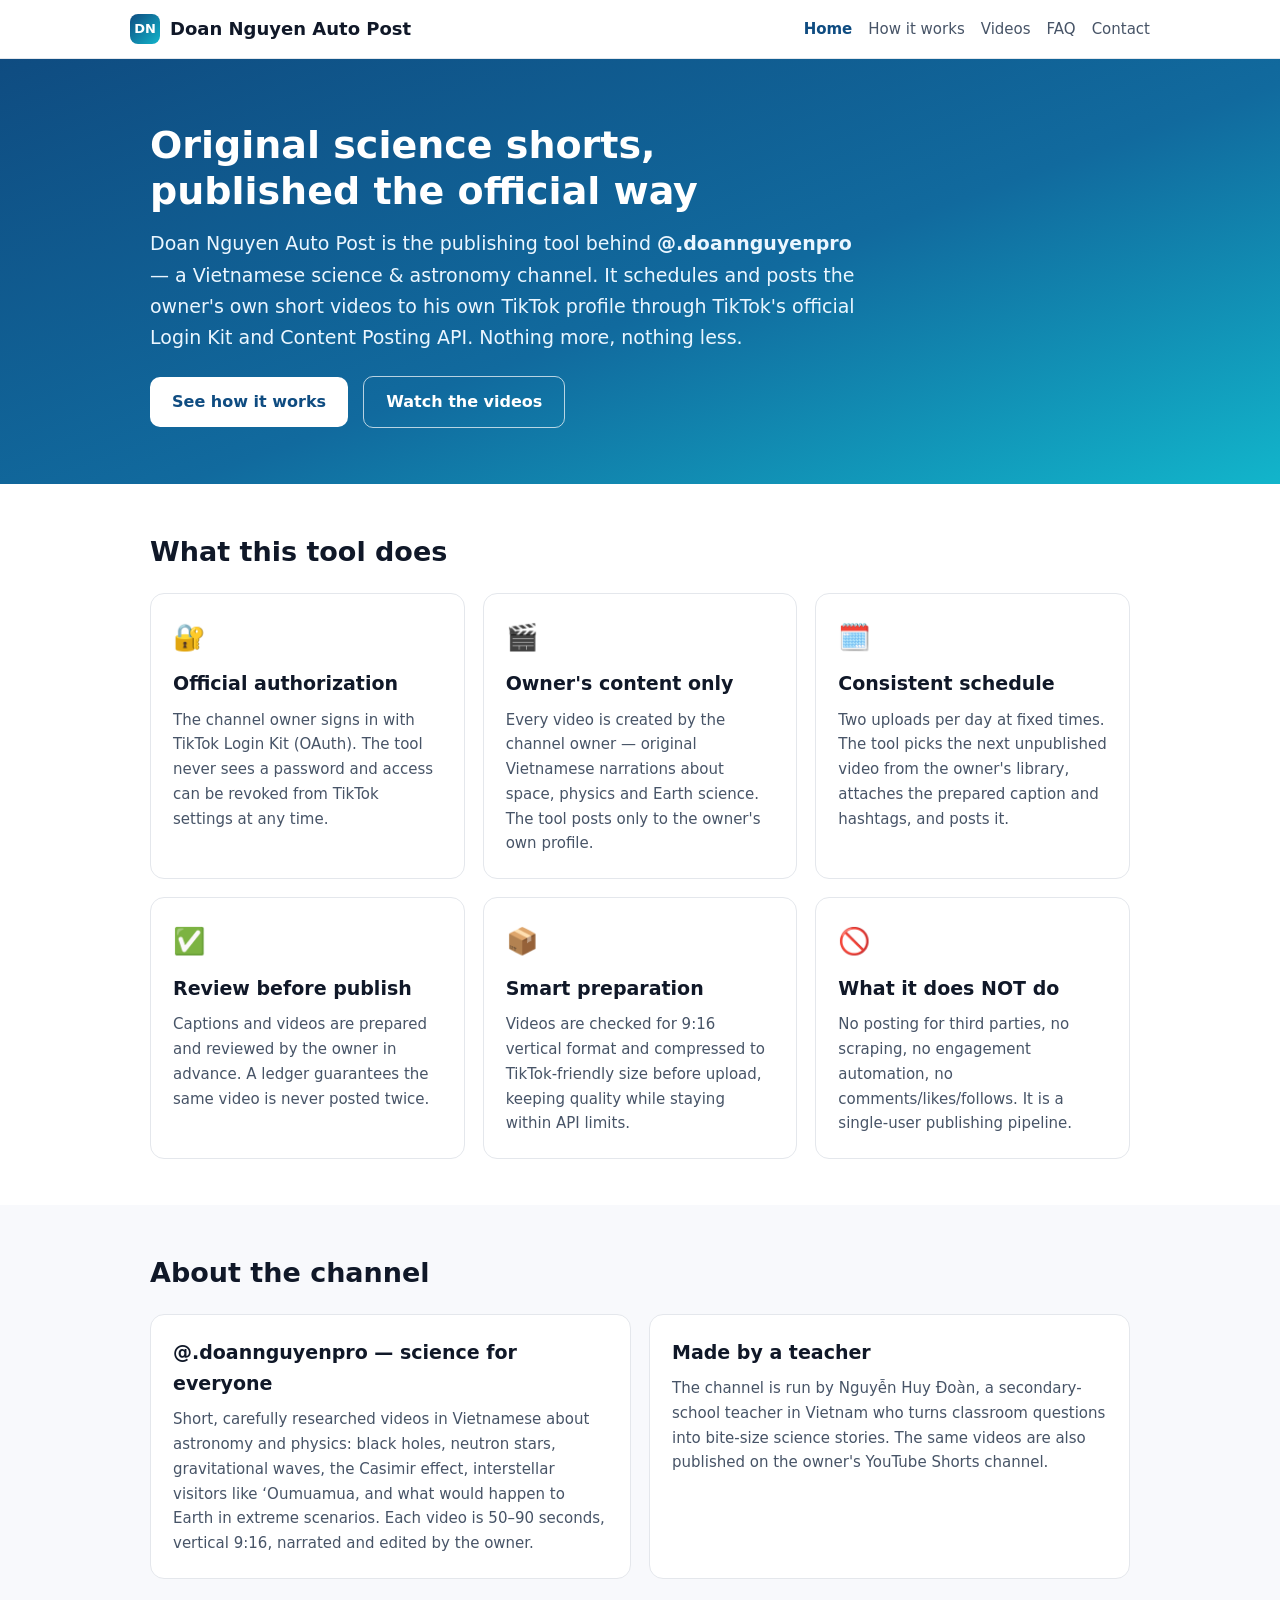
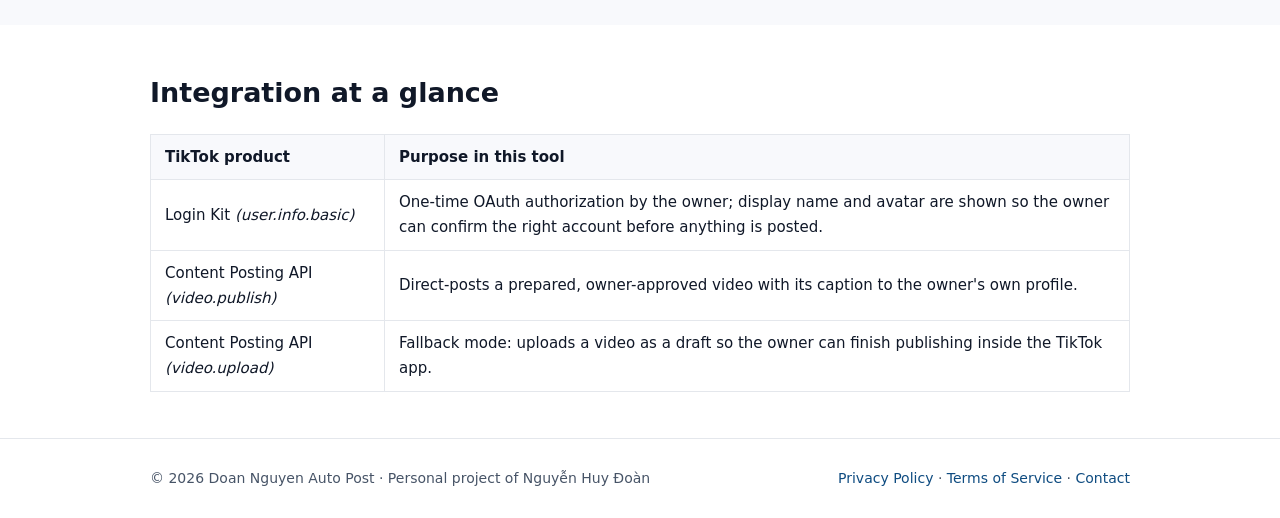
<file: index.html>
<!DOCTYPE html>
<html lang="en">
<head>
<meta charset="UTF-8">
<meta name="viewport" content="width=device-width, initial-scale=1.0">
<title>Doan Nguyen Auto Post — Publish science shorts to TikTok, safely and officially</title>
<meta name="description" content="Doan Nguyen Auto Post is a personal publishing tool that posts the owner's original science & education short videos to his TikTok channel @.doannguyenpro using TikTok's official APIs.">
<link rel="stylesheet" href="style.css">
</head>
<body>
<header><div class="wrap nav">
  <span class="logo"><span class="dot">DN</span> Doan Nguyen Auto Post</span>
  <nav>
    <a class="on" href="index.html">Home</a>
    <a href="how-it-works.html">How it works</a>
    <a href="videos.html">Videos</a>
    <a href="faq.html">FAQ</a>
    <a href="contact.html">Contact</a>
  </nav>
</div></header>

<div class="hero"><div class="wrap">
  <h1>Original science shorts,<br>published the official way</h1>
  <p>Doan Nguyen Auto Post is the publishing tool behind <strong>@.doannguyenpro</strong> — a Vietnamese science &amp; astronomy channel. It schedules and posts the owner's own short videos to his own TikTok profile through TikTok's official Login Kit and Content Posting API. Nothing more, nothing less.</p>
  <a class="btn" href="how-it-works.html">See how it works</a>
  <a class="btn ghost" href="videos.html">Watch the videos</a>
</div></div>

<section><div class="wrap">
  <h2>What this tool does</h2>
  <div class="grid g3">
    <div class="card"><div class="ic">🔐</div><h3>Official authorization</h3><p>The channel owner signs in with TikTok Login Kit (OAuth). The tool never sees a password and access can be revoked from TikTok settings at any time.</p></div>
    <div class="card"><div class="ic">🎬</div><h3>Owner's content only</h3><p>Every video is created by the channel owner — original Vietnamese narrations about space, physics and Earth science. The tool posts only to the owner's own profile.</p></div>
    <div class="card"><div class="ic">🗓️</div><h3>Consistent schedule</h3><p>Two uploads per day at fixed times. The tool picks the next unpublished video from the owner's library, attaches the prepared caption and hashtags, and posts it.</p></div>
    <div class="card"><div class="ic">✅</div><h3>Review before publish</h3><p>Captions and videos are prepared and reviewed by the owner in advance. A ledger guarantees the same video is never posted twice.</p></div>
    <div class="card"><div class="ic">📦</div><h3>Smart preparation</h3><p>Videos are checked for 9:16 vertical format and compressed to TikTok-friendly size before upload, keeping quality while staying within API limits.</p></div>
    <div class="card"><div class="ic">🚫</div><h3>What it does NOT do</h3><p>No posting for third parties, no scraping, no engagement automation, no comments/likes/follows. It is a single-user publishing pipeline.</p></div>
  </div>
</div></section>

<section class="alt"><div class="wrap">
  <h2>About the channel</h2>
  <div class="grid g2">
    <div class="card">
      <h3>@.doannguyenpro — science for everyone</h3>
      <p>Short, carefully researched videos in Vietnamese about astronomy and physics: black holes, neutron stars, gravitational waves, the Casimir effect, interstellar visitors like ʻOumuamua, and what would happen to Earth in extreme scenarios. Each video is 50–90 seconds, vertical 9:16, narrated and edited by the owner.</p>
    </div>
    <div class="card">
      <h3>Made by a teacher</h3>
      <p>The channel is run by Nguyễn Huy Đoàn, a secondary-school teacher in Vietnam who turns classroom questions into bite-size science stories. The same videos are also published on the owner's YouTube Shorts channel.</p>
    </div>
  </div>
</div></section>

<section><div class="wrap">
  <h2>Integration at a glance</h2>
  <table class="spec">
    <tr><th>TikTok product</th><th>Purpose in this tool</th></tr>
    <tr><td>Login Kit <em>(user.info.basic)</em></td><td>One-time OAuth authorization by the owner; display name and avatar are shown so the owner can confirm the right account before anything is posted.</td></tr>
    <tr><td>Content Posting API <em>(video.publish)</em></td><td>Direct-posts a prepared, owner-approved video with its caption to the owner's own profile.</td></tr>
    <tr><td>Content Posting API <em>(video.upload)</em></td><td>Fallback mode: uploads a video as a draft so the owner can finish publishing inside the TikTok app.</td></tr>
  </table>
</div></section>

<footer><div class="wrap cols">
  <span>© 2026 Doan Nguyen Auto Post · Personal project of Nguyễn Huy Đoàn</span>
  <span><a href="privacy-policy.html">Privacy Policy</a> · <a href="terms-of-service.html">Terms of Service</a> · <a href="contact.html">Contact</a></span>
</div></footer>
</body>
</html>
</file>
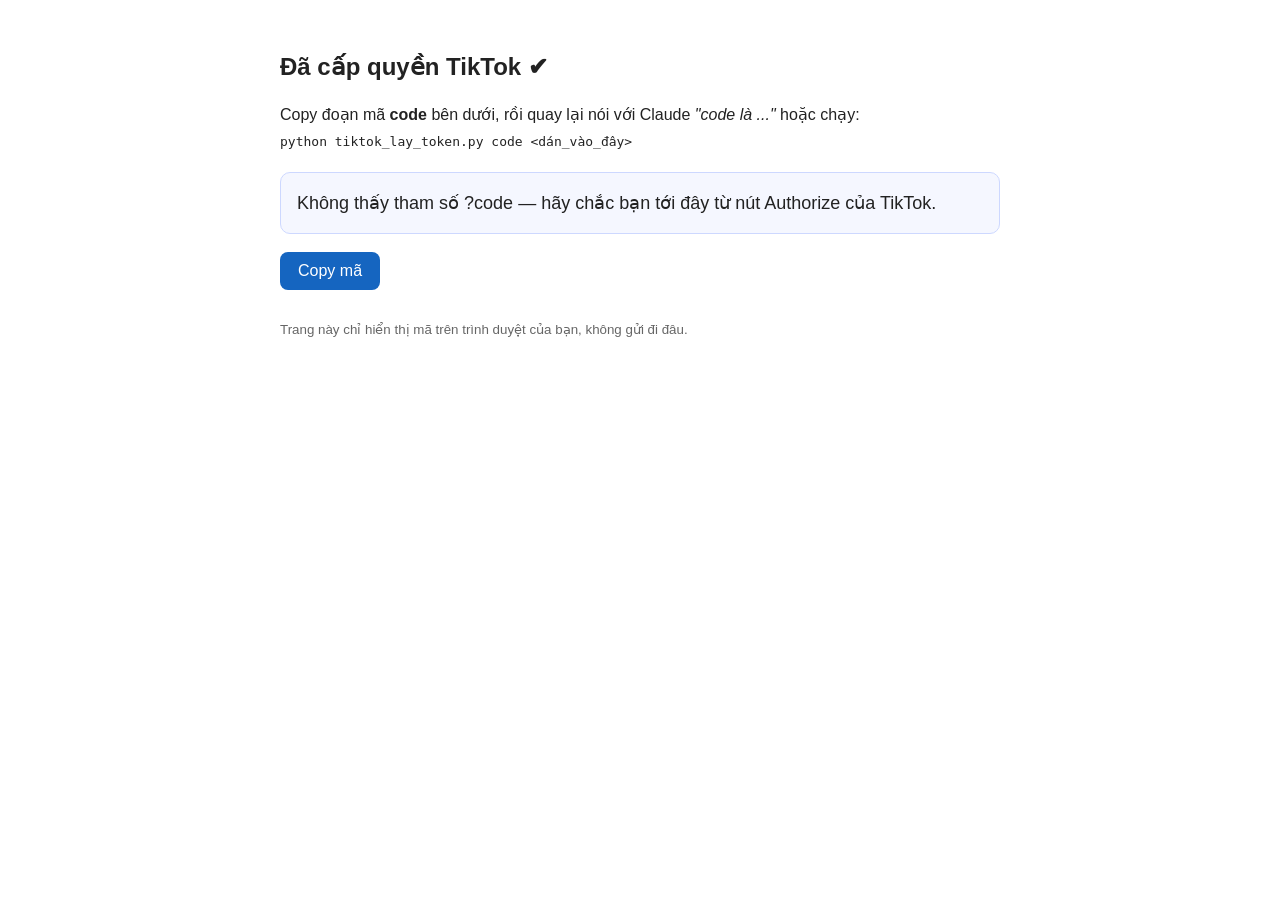
<file: callback.html>
<!DOCTYPE html>
<html lang="vi">
<head>
<meta charset="UTF-8">
<meta name="viewport" content="width=device-width, initial-scale=1.0">
<title>TikTok Auth Callback</title>
<style>
  body{font-family:Arial,Helvetica,sans-serif;max-width:720px;margin:48px auto;padding:0 18px;line-height:1.6;color:#222}
  h1{font-size:24px}
  .code{font-size:18px;word-break:break-all;background:#f5f7ff;border:1px solid #cdd8ff;border-radius:10px;padding:16px;margin:18px 0}
  button{font-size:16px;padding:10px 18px;border:0;border-radius:8px;background:#1565c0;color:#fff;cursor:pointer}
  .ok{color:#0a7d2c;font-weight:bold}
  small{color:#666}
</style>
</head>
<body>
<h1>Đã cấp quyền TikTok ✔</h1>
<p>Copy đoạn mã <strong>code</strong> bên dưới, rồi quay lại nói với Claude <em>"code là ..."</em> hoặc chạy:
<br><code>python tiktok_lay_token.py code &lt;dán_vào_đây&gt;</code></p>

<div class="code" id="code">(đang đọc mã...)</div>
<button onclick="cp()">Copy mã</button> <span id="msg"></span>

<p style="margin-top:26px"><small>Trang này chỉ hiển thị mã trên trình duyệt của bạn, không gửi đi đâu.</small></p>

<script>
  var p = new URLSearchParams(window.location.search);
  var code = p.get("code");
  var el = document.getElementById("code");
  if (code) { el.textContent = code; }
  else { el.textContent = "Không thấy tham số ?code — hãy chắc bạn tới đây từ nút Authorize của TikTok."; }
  function cp(){
    if(!code) return;
    navigator.clipboard.writeText(code).then(function(){
      document.getElementById("msg").innerHTML = '<span class="ok">Đã copy!</span>';
    });
  }
</script>
</body>
</html>
</file>
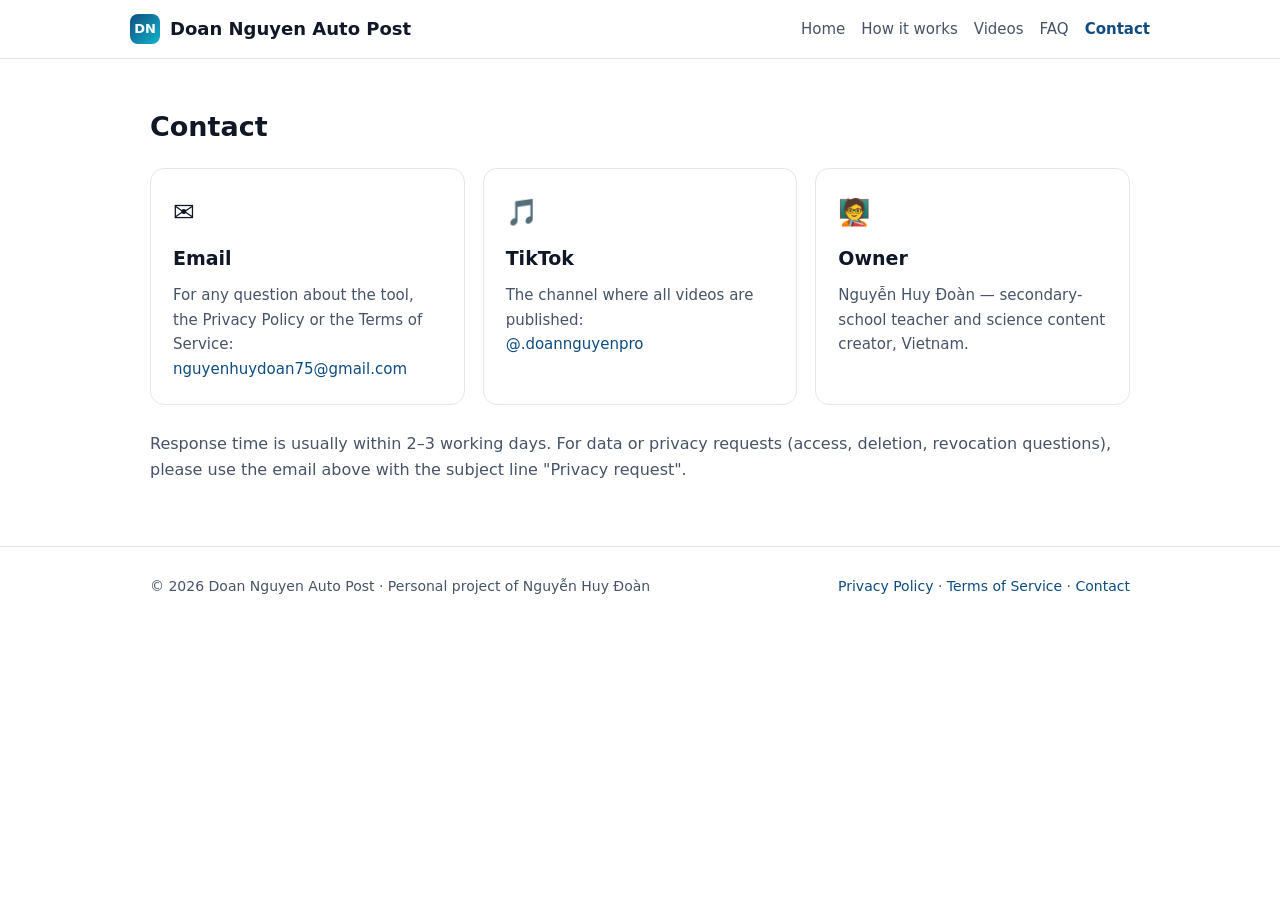
<file: contact.html>
<!DOCTYPE html>
<html lang="en">
<head>
<meta charset="UTF-8">
<meta name="viewport" content="width=device-width, initial-scale=1.0">
<title>Contact — Doan Nguyen Auto Post</title>
<meta name="description" content="Contact the owner of Doan Nguyen Auto Post and the @.doannguyenpro TikTok channel.">
<link rel="stylesheet" href="style.css">
</head>
<body>
<header><div class="wrap nav">
  <span class="logo"><span class="dot">DN</span> Doan Nguyen Auto Post</span>
  <nav>
    <a href="index.html">Home</a>
    <a href="how-it-works.html">How it works</a>
    <a href="videos.html">Videos</a>
    <a href="faq.html">FAQ</a>
    <a class="on" href="contact.html">Contact</a>
  </nav>
</div></header>

<section><div class="wrap">
  <h2>Contact</h2>
  <div class="grid g3">
    <div class="card"><div class="ic">✉️</div><h3>Email</h3><p>For any question about the tool, the Privacy Policy or the Terms of Service:<br><a href="mailto:nguyenhuydoan75@gmail.com">nguyenhuydoan75@gmail.com</a></p></div>
    <div class="card"><div class="ic">🎵</div><h3>TikTok</h3><p>The channel where all videos are published:<br><a href="https://www.tiktok.com/@.doannguyenpro" target="_blank">@.doannguyenpro</a></p></div>
    <div class="card"><div class="ic">🧑‍🏫</div><h3>Owner</h3><p>Nguyễn Huy Đoàn — secondary-school teacher and science content creator, Vietnam.</p></div>
  </div>
  <p style="margin-top:26px;color:var(--mut)">Response time is usually within 2–3 working days. For data or privacy requests (access, deletion, revocation questions), please use the email above with the subject line "Privacy request".</p>
</div></section>

<footer><div class="wrap cols">
  <span>© 2026 Doan Nguyen Auto Post · Personal project of Nguyễn Huy Đoàn</span>
  <span><a href="privacy-policy.html">Privacy Policy</a> · <a href="terms-of-service.html">Terms of Service</a> · <a href="contact.html">Contact</a></span>
</div></footer>
</body>
</html>
</file>
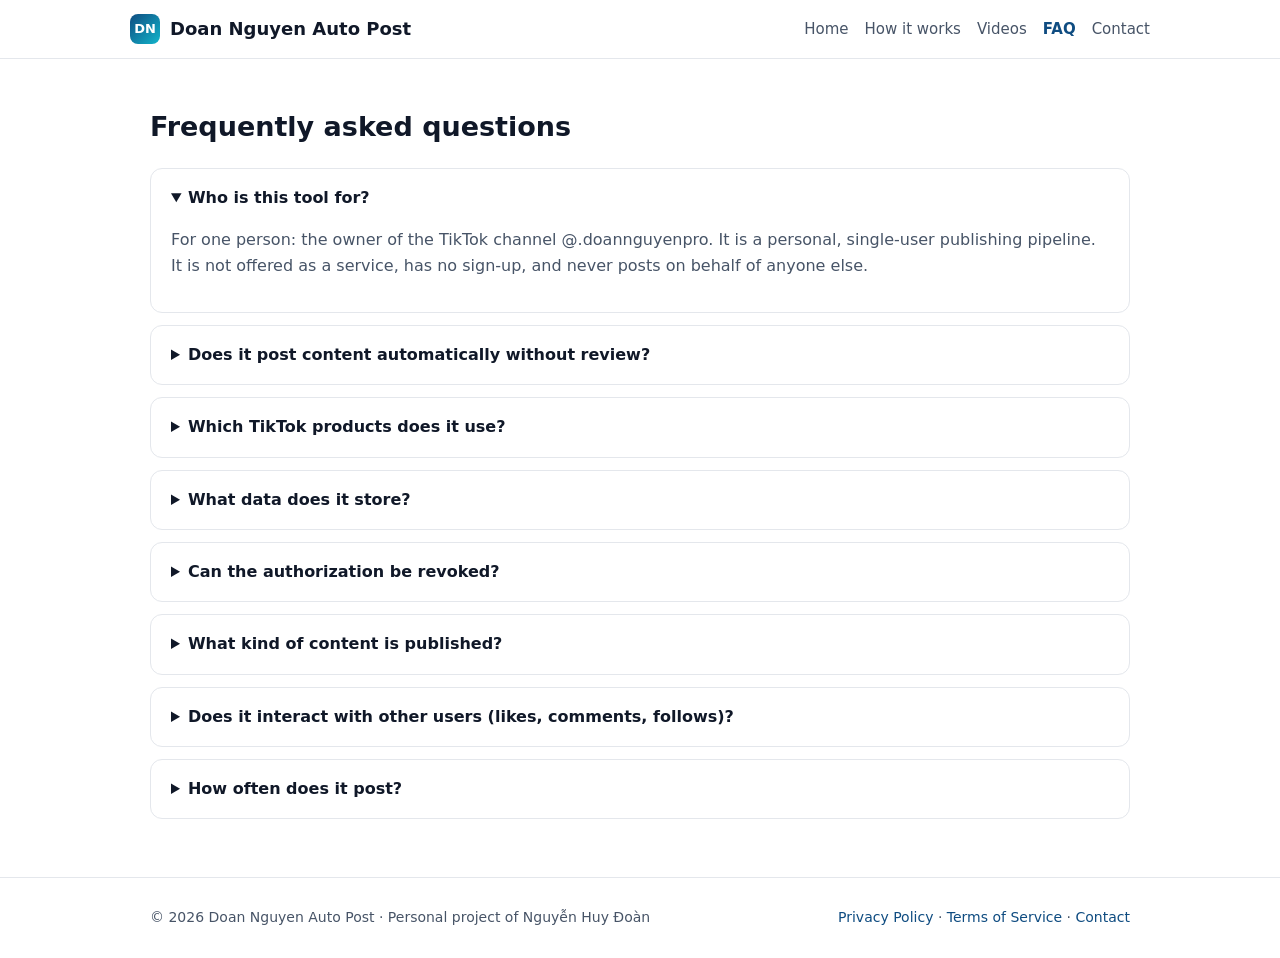
<file: faq.html>
<!DOCTYPE html>
<html lang="en">
<head>
<meta charset="UTF-8">
<meta name="viewport" content="width=device-width, initial-scale=1.0">
<title>FAQ — Doan Nguyen Auto Post</title>
<meta name="description" content="Frequently asked questions about Doan Nguyen Auto Post and the @.doannguyenpro science channel.">
<link rel="stylesheet" href="style.css">
</head>
<body>
<header><div class="wrap nav">
  <span class="logo"><span class="dot">DN</span> Doan Nguyen Auto Post</span>
  <nav>
    <a href="index.html">Home</a>
    <a href="how-it-works.html">How it works</a>
    <a href="videos.html">Videos</a>
    <a class="on" href="faq.html">FAQ</a>
    <a href="contact.html">Contact</a>
  </nav>
</div></header>

<section><div class="wrap">
  <h2>Frequently asked questions</h2>

  <details open><summary>Who is this tool for?</summary><p>For one person: the owner of the TikTok channel @.doannguyenpro. It is a personal, single-user publishing pipeline. It is not offered as a service, has no sign-up, and never posts on behalf of anyone else.</p></details>

  <details><summary>Does it post content automatically without review?</summary><p>No. Every video is recorded and edited by the owner, and every caption is prepared and reviewed by the owner before it enters the publishing queue. The automation only handles the mechanical part — encoding, uploading and publishing at scheduled times.</p></details>

  <details><summary>Which TikTok products does it use?</summary><p>Login Kit (scope <em>user.info.basic</em>) for one-time OAuth authorization, and the Content Posting API (<em>video.publish</em> for direct posting, <em>video.upload</em> for draft mode). All calls go to TikTok's official endpoints — no browser automation, no unofficial APIs.</p></details>

  <details><summary>What data does it store?</summary><p>Only the OAuth tokens and the owner's basic profile info (open id, display name, avatar), stored locally on the owner's own computer. Nothing is shared with third parties. Details are in the <a href="privacy-policy.html">Privacy Policy</a>.</p></details>

  <details><summary>Can the authorization be revoked?</summary><p>Yes, at any time from the TikTok app: Settings → Security → Apps and websites. After revocation the tool cannot access the account until the owner authorizes it again.</p></details>

  <details><summary>What kind of content is published?</summary><p>Original short science and astronomy videos in Vietnamese — topics like neutron stars, black holes, gravitational waves and Earth science. Content follows TikTok's Community Guidelines; see <a href="videos.html">Videos</a> for examples.</p></details>

  <details><summary>Does it interact with other users (likes, comments, follows)?</summary><p>No. The tool has exactly one capability: publishing the owner's own videos to the owner's own profile. It performs no engagement automation of any kind.</p></details>

  <details><summary>How often does it post?</summary><p>Twice a day at fixed times (morning and afternoon, Vietnam time), matching the channel's regular schedule. A local ledger guarantees each video is published at most once.</p></details>
</div></section>

<footer><div class="wrap cols">
  <span>© 2026 Doan Nguyen Auto Post · Personal project of Nguyễn Huy Đoàn</span>
  <span><a href="privacy-policy.html">Privacy Policy</a> · <a href="terms-of-service.html">Terms of Service</a> · <a href="contact.html">Contact</a></span>
</div></footer>
</body>
</html>
</file>
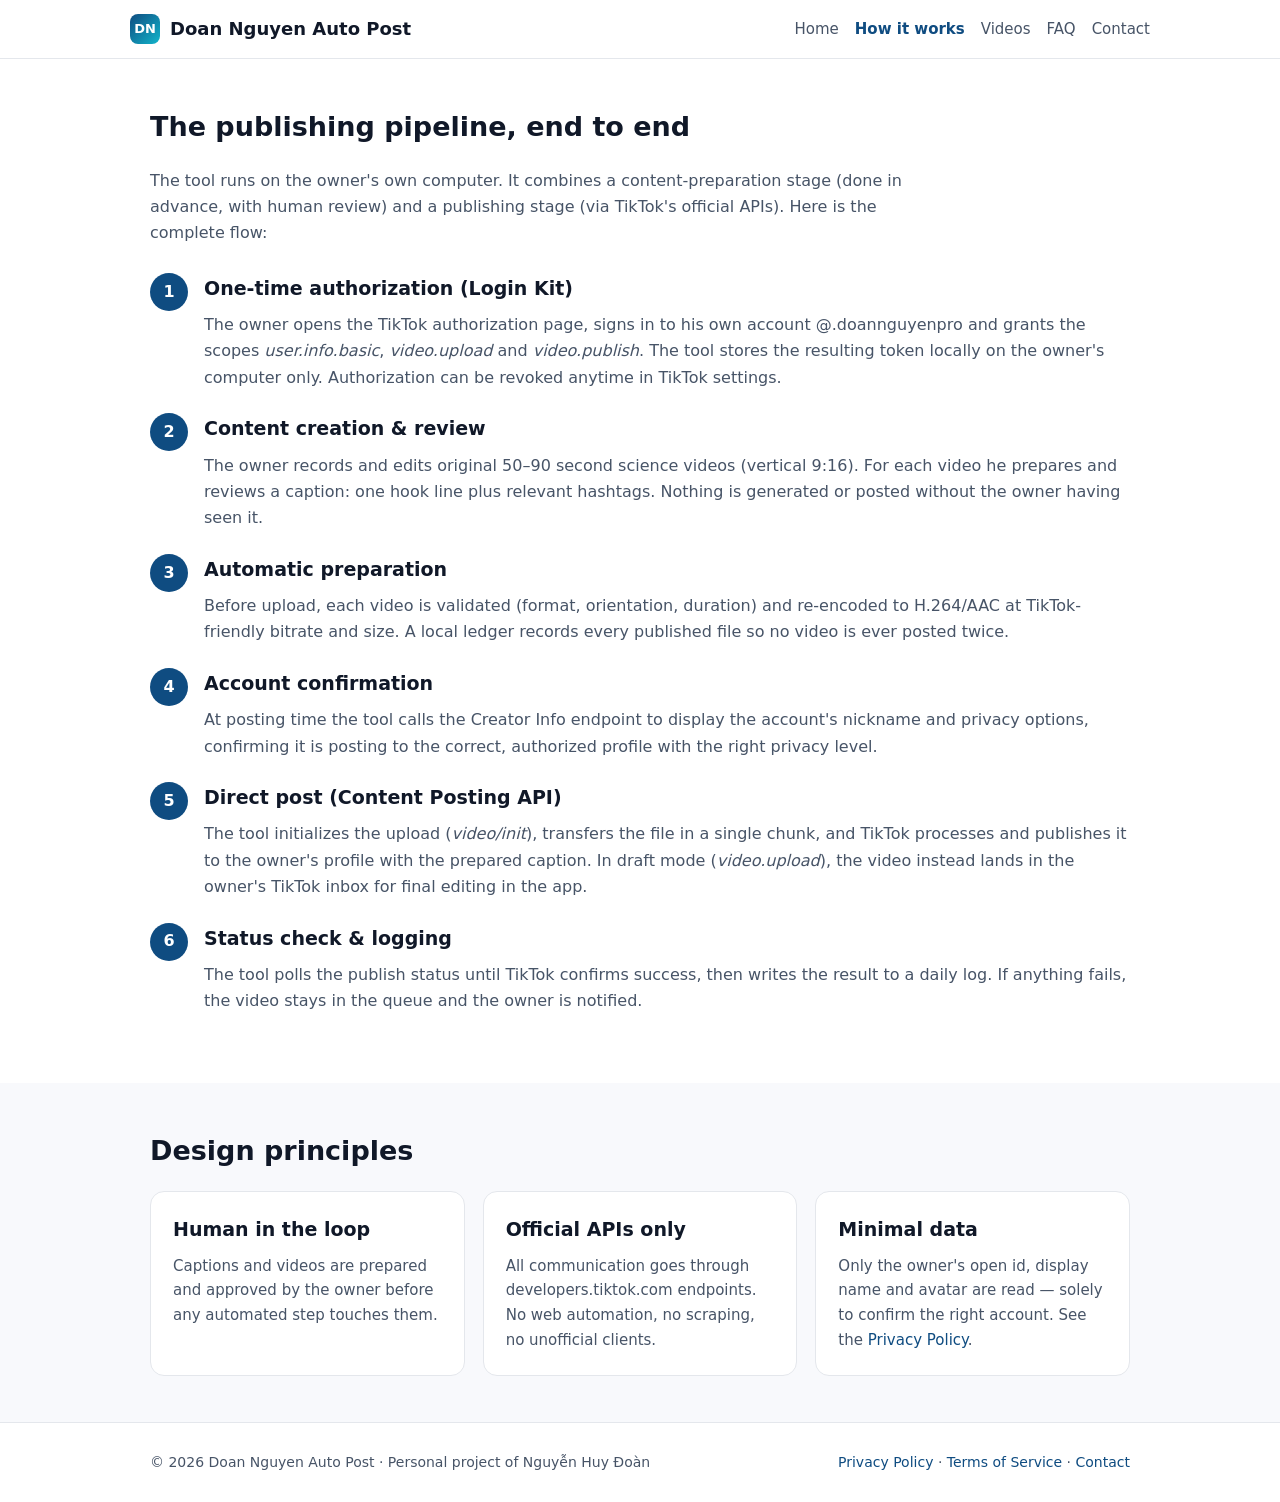
<file: how-it-works.html>
<!DOCTYPE html>
<html lang="en">
<head>
<meta charset="UTF-8">
<meta name="viewport" content="width=device-width, initial-scale=1.0">
<title>How it works — Doan Nguyen Auto Post</title>
<meta name="description" content="Step-by-step: how Doan Nguyen Auto Post prepares and publishes the owner's science videos to TikTok using Login Kit and the Content Posting API.">
<link rel="stylesheet" href="style.css">
</head>
<body>
<header><div class="wrap nav">
  <span class="logo"><span class="dot">DN</span> Doan Nguyen Auto Post</span>
  <nav>
    <a href="index.html">Home</a>
    <a class="on" href="how-it-works.html">How it works</a>
    <a href="videos.html">Videos</a>
    <a href="faq.html">FAQ</a>
    <a href="contact.html">Contact</a>
  </nav>
</div></header>

<section><div class="wrap">
  <h2>The publishing pipeline, end to end</h2>
  <p style="max-width:760px;color:var(--mut)">The tool runs on the owner's own computer. It combines a content-preparation stage (done in advance, with human review) and a publishing stage (via TikTok's official APIs). Here is the complete flow:</p>

  <div style="margin-top:26px">
    <div class="step"><div class="n">1</div><div><h3>One-time authorization (Login Kit)</h3><p>The owner opens the TikTok authorization page, signs in to his own account @.doannguyenpro and grants the scopes <em>user.info.basic</em>, <em>video.upload</em> and <em>video.publish</em>. The tool stores the resulting token locally on the owner's computer only. Authorization can be revoked anytime in TikTok settings.</p></div></div>
    <div class="step"><div class="n">2</div><div><h3>Content creation & review</h3><p>The owner records and edits original 50–90 second science videos (vertical 9:16). For each video he prepares and reviews a caption: one hook line plus relevant hashtags. Nothing is generated or posted without the owner having seen it.</p></div></div>
    <div class="step"><div class="n">3</div><div><h3>Automatic preparation</h3><p>Before upload, each video is validated (format, orientation, duration) and re-encoded to H.264/AAC at TikTok-friendly bitrate and size. A local ledger records every published file so no video is ever posted twice.</p></div></div>
    <div class="step"><div class="n">4</div><div><h3>Account confirmation</h3><p>At posting time the tool calls the Creator Info endpoint to display the account's nickname and privacy options, confirming it is posting to the correct, authorized profile with the right privacy level.</p></div></div>
    <div class="step"><div class="n">5</div><div><h3>Direct post (Content Posting API)</h3><p>The tool initializes the upload (<em>video/init</em>), transfers the file in a single chunk, and TikTok processes and publishes it to the owner's profile with the prepared caption. In draft mode (<em>video.upload</em>), the video instead lands in the owner's TikTok inbox for final editing in the app.</p></div></div>
    <div class="step"><div class="n">6</div><div><h3>Status check & logging</h3><p>The tool polls the publish status until TikTok confirms success, then writes the result to a daily log. If anything fails, the video stays in the queue and the owner is notified.</p></div></div>
  </div>
</div></section>

<section class="alt"><div class="wrap">
  <h2>Design principles</h2>
  <div class="grid g3">
    <div class="card"><h3>Human in the loop</h3><p>Captions and videos are prepared and approved by the owner before any automated step touches them.</p></div>
    <div class="card"><h3>Official APIs only</h3><p>All communication goes through developers.tiktok.com endpoints. No web automation, no scraping, no unofficial clients.</p></div>
    <div class="card"><h3>Minimal data</h3><p>Only the owner's open id, display name and avatar are read — solely to confirm the right account. See the <a href="privacy-policy.html">Privacy Policy</a>.</p></div>
  </div>
</div></section>

<footer><div class="wrap cols">
  <span>© 2026 Doan Nguyen Auto Post · Personal project of Nguyễn Huy Đoàn</span>
  <span><a href="privacy-policy.html">Privacy Policy</a> · <a href="terms-of-service.html">Terms of Service</a> · <a href="contact.html">Contact</a></span>
</div></footer>
</body>
</html>
</file>
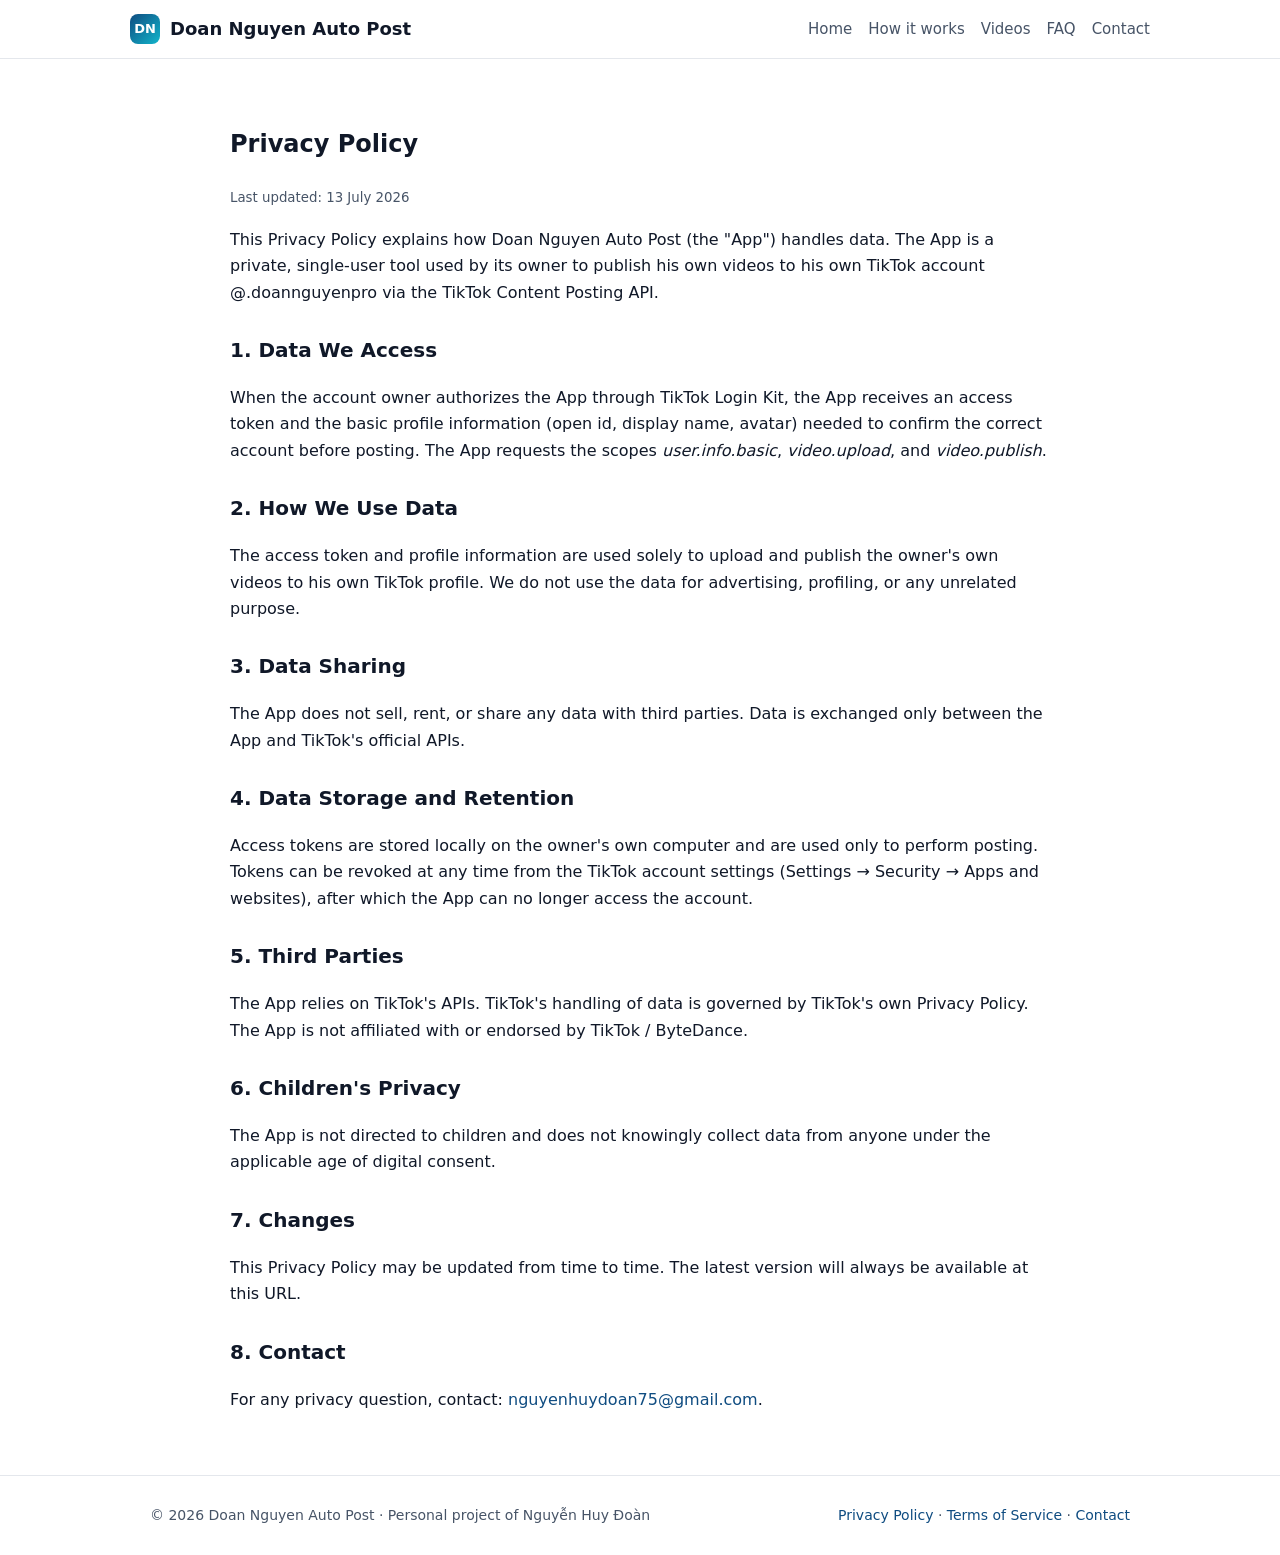
<file: privacy-policy.html>
<!DOCTYPE html>
<html lang="en">
<head>
<meta charset="UTF-8">
<meta name="viewport" content="width=device-width, initial-scale=1.0">
<title>Privacy Policy — Doan Nguyen Auto Post</title>
<link rel="stylesheet" href="style.css">
</head>
<body>
<header><div class="wrap nav">
  <span class="logo"><span class="dot">DN</span> Doan Nguyen Auto Post</span>
  <nav>
    <a href="index.html">Home</a>
    <a href="how-it-works.html">How it works</a>
    <a href="videos.html">Videos</a>
    <a href="faq.html">FAQ</a>
    <a href="contact.html">Contact</a>
  </nav>
</div></header>

<section><div class="wrap doc" style="max-width:860px">
<h1>Privacy Policy</h1>
<small>Last updated: 13 July 2026</small>

<p>This Privacy Policy explains how Doan Nguyen Auto Post (the "App") handles data. The App is a private, single-user tool used by its owner to publish his own videos to his own TikTok account @.doannguyenpro via the TikTok Content Posting API.</p>

<h2>1. Data We Access</h2>
<p>When the account owner authorizes the App through TikTok Login Kit, the App receives an access token and the basic profile information (open id, display name, avatar) needed to confirm the correct account before posting. The App requests the scopes <em>user.info.basic</em>, <em>video.upload</em>, and <em>video.publish</em>.</p>

<h2>2. How We Use Data</h2>
<p>The access token and profile information are used solely to upload and publish the owner's own videos to his own TikTok profile. We do not use the data for advertising, profiling, or any unrelated purpose.</p>

<h2>3. Data Sharing</h2>
<p>The App does not sell, rent, or share any data with third parties. Data is exchanged only between the App and TikTok's official APIs.</p>

<h2>4. Data Storage and Retention</h2>
<p>Access tokens are stored locally on the owner's own computer and are used only to perform posting. Tokens can be revoked at any time from the TikTok account settings (Settings → Security → Apps and websites), after which the App can no longer access the account.</p>

<h2>5. Third Parties</h2>
<p>The App relies on TikTok's APIs. TikTok's handling of data is governed by TikTok's own Privacy Policy. The App is not affiliated with or endorsed by TikTok / ByteDance.</p>

<h2>6. Children's Privacy</h2>
<p>The App is not directed to children and does not knowingly collect data from anyone under the applicable age of digital consent.</p>

<h2>7. Changes</h2>
<p>This Privacy Policy may be updated from time to time. The latest version will always be available at this URL.</p>

<h2>8. Contact</h2>
<p>For any privacy question, contact: <a href="mailto:nguyenhuydoan75@gmail.com">nguyenhuydoan75@gmail.com</a>.</p>
</div></section>

<footer><div class="wrap cols">
  <span>© 2026 Doan Nguyen Auto Post · Personal project of Nguyễn Huy Đoàn</span>
  <span><a href="privacy-policy.html">Privacy Policy</a> · <a href="terms-of-service.html">Terms of Service</a> · <a href="contact.html">Contact</a></span>
</div></footer>
</body>
</html>
</file>
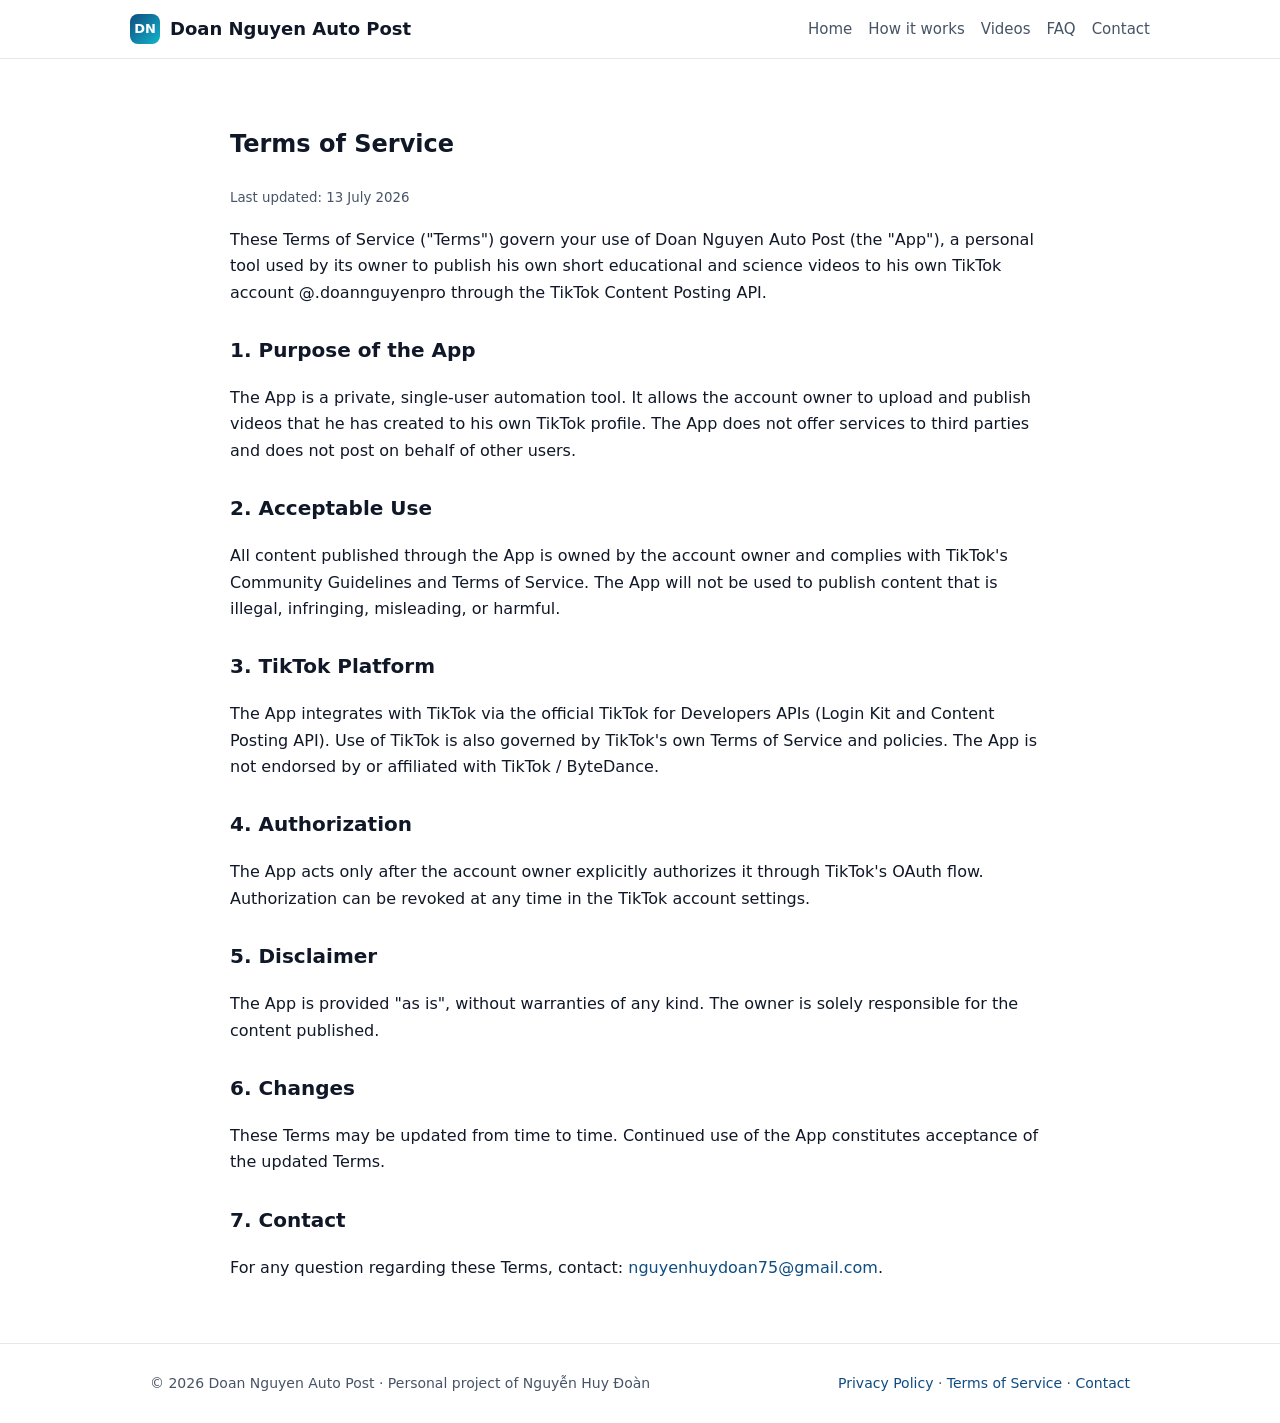
<file: terms-of-service.html>
<!DOCTYPE html>
<html lang="en">
<head>
<meta charset="UTF-8">
<meta name="viewport" content="width=device-width, initial-scale=1.0">
<title>Terms of Service — Doan Nguyen Auto Post</title>
<link rel="stylesheet" href="style.css">
</head>
<body>
<header><div class="wrap nav">
  <span class="logo"><span class="dot">DN</span> Doan Nguyen Auto Post</span>
  <nav>
    <a href="index.html">Home</a>
    <a href="how-it-works.html">How it works</a>
    <a href="videos.html">Videos</a>
    <a href="faq.html">FAQ</a>
    <a href="contact.html">Contact</a>
  </nav>
</div></header>

<section><div class="wrap doc" style="max-width:860px">
<h1>Terms of Service</h1>
<small>Last updated: 13 July 2026</small>

<p>These Terms of Service ("Terms") govern your use of Doan Nguyen Auto Post (the "App"), a personal tool used by its owner to publish his own short educational and science videos to his own TikTok account @.doannguyenpro through the TikTok Content Posting API.</p>

<h2>1. Purpose of the App</h2>
<p>The App is a private, single-user automation tool. It allows the account owner to upload and publish videos that he has created to his own TikTok profile. The App does not offer services to third parties and does not post on behalf of other users.</p>

<h2>2. Acceptable Use</h2>
<p>All content published through the App is owned by the account owner and complies with TikTok's Community Guidelines and Terms of Service. The App will not be used to publish content that is illegal, infringing, misleading, or harmful.</p>

<h2>3. TikTok Platform</h2>
<p>The App integrates with TikTok via the official TikTok for Developers APIs (Login Kit and Content Posting API). Use of TikTok is also governed by TikTok's own Terms of Service and policies. The App is not endorsed by or affiliated with TikTok / ByteDance.</p>

<h2>4. Authorization</h2>
<p>The App acts only after the account owner explicitly authorizes it through TikTok's OAuth flow. Authorization can be revoked at any time in the TikTok account settings.</p>

<h2>5. Disclaimer</h2>
<p>The App is provided "as is", without warranties of any kind. The owner is solely responsible for the content published.</p>

<h2>6. Changes</h2>
<p>These Terms may be updated from time to time. Continued use of the App constitutes acceptance of the updated Terms.</p>

<h2>7. Contact</h2>
<p>For any question regarding these Terms, contact: <a href="mailto:nguyenhuydoan75@gmail.com">nguyenhuydoan75@gmail.com</a>.</p>
</div></section>

<footer><div class="wrap cols">
  <span>© 2026 Doan Nguyen Auto Post · Personal project of Nguyễn Huy Đoàn</span>
  <span><a href="privacy-policy.html">Privacy Policy</a> · <a href="terms-of-service.html">Terms of Service</a> · <a href="contact.html">Contact</a></span>
</div></footer>
</body>
</html>
</file>
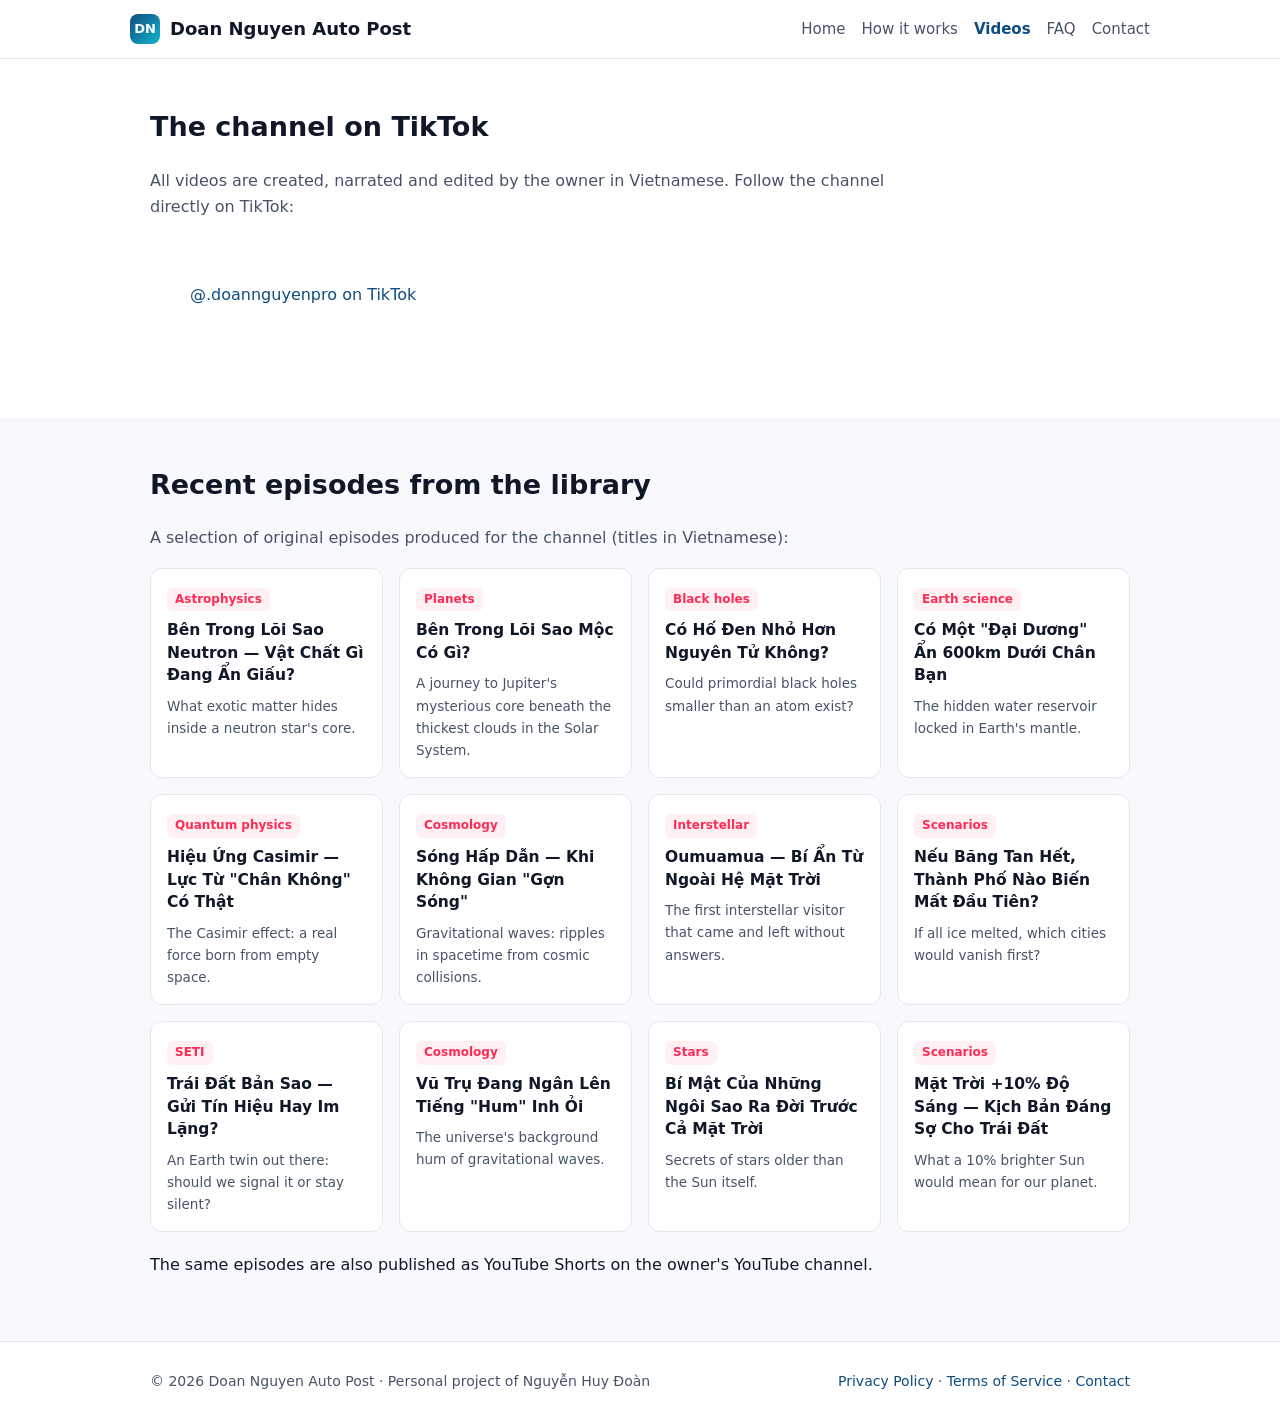
<file: videos.html>
<!DOCTYPE html>
<html lang="en">
<head>
<meta charset="UTF-8">
<meta name="viewport" content="width=device-width, initial-scale=1.0">
<title>Videos — Doan Nguyen Auto Post</title>
<meta name="description" content="Original Vietnamese science & astronomy shorts by @.doannguyenpro — the content published through Doan Nguyen Auto Post.">
<link rel="stylesheet" href="style.css">
</head>
<body>
<header><div class="wrap nav">
  <span class="logo"><span class="dot">DN</span> Doan Nguyen Auto Post</span>
  <nav>
    <a href="index.html">Home</a>
    <a href="how-it-works.html">How it works</a>
    <a class="on" href="videos.html">Videos</a>
    <a href="faq.html">FAQ</a>
    <a href="contact.html">Contact</a>
  </nav>
</div></header>

<section><div class="wrap">
  <h2>The channel on TikTok</h2>
  <p style="color:var(--mut);max-width:740px">All videos are created, narrated and edited by the owner in Vietnamese. Follow the channel directly on TikTok:</p>
  <blockquote class="tiktok-embed" cite="https://www.tiktok.com/@.doannguyenpro" data-unique-id=".doannguyenpro" data-embed-type="creator" style="max-width:780px;min-width:288px;">
    <section><a target="_blank" href="https://www.tiktok.com/@.doannguyenpro">@.doannguyenpro on TikTok</a></section>
  </blockquote>
  <script async src="https://www.tiktok.com/embed.js"></script>
</div></section>

<section class="alt"><div class="wrap">
  <h2>Recent episodes from the library</h2>
  <p style="color:var(--mut)">A selection of original episodes produced for the channel (titles in Vietnamese):</p>
  <div class="vidgrid">
    <div class="vid"><span class="tag">Astrophysics</span><h3>Bên Trong Lõi Sao Neutron — Vật Chất Gì Đang Ẩn Giấu?</h3><p>What exotic matter hides inside a neutron star's core.</p></div>
    <div class="vid"><span class="tag">Planets</span><h3>Bên Trong Lõi Sao Mộc Có Gì?</h3><p>A journey to Jupiter's mysterious core beneath the thickest clouds in the Solar System.</p></div>
    <div class="vid"><span class="tag">Black holes</span><h3>Có Hố Đen Nhỏ Hơn Nguyên Tử Không?</h3><p>Could primordial black holes smaller than an atom exist?</p></div>
    <div class="vid"><span class="tag">Earth science</span><h3>Có Một "Đại Dương" Ẩn 600km Dưới Chân Bạn</h3><p>The hidden water reservoir locked in Earth's mantle.</p></div>
    <div class="vid"><span class="tag">Quantum physics</span><h3>Hiệu Ứng Casimir — Lực Từ "Chân Không" Có Thật</h3><p>The Casimir effect: a real force born from empty space.</p></div>
    <div class="vid"><span class="tag">Cosmology</span><h3>Sóng Hấp Dẫn — Khi Không Gian "Gợn Sóng"</h3><p>Gravitational waves: ripples in spacetime from cosmic collisions.</p></div>
    <div class="vid"><span class="tag">Interstellar</span><h3>Oumuamua — Bí Ẩn Từ Ngoài Hệ Mặt Trời</h3><p>The first interstellar visitor that came and left without answers.</p></div>
    <div class="vid"><span class="tag">Scenarios</span><h3>Nếu Băng Tan Hết, Thành Phố Nào Biến Mất Đầu Tiên?</h3><p>If all ice melted, which cities would vanish first?</p></div>
    <div class="vid"><span class="tag">SETI</span><h3>Trái Đất Bản Sao — Gửi Tín Hiệu Hay Im Lặng?</h3><p>An Earth twin out there: should we signal it or stay silent?</p></div>
    <div class="vid"><span class="tag">Cosmology</span><h3>Vũ Trụ Đang Ngân Lên Tiếng "Hum" Inh Ỏi</h3><p>The universe's background hum of gravitational waves.</p></div>
    <div class="vid"><span class="tag">Stars</span><h3>Bí Mật Của Những Ngôi Sao Ra Đời Trước Cả Mặt Trời</h3><p>Secrets of stars older than the Sun itself.</p></div>
    <div class="vid"><span class="tag">Scenarios</span><h3>Mặt Trời +10% Độ Sáng — Kịch Bản Đáng Sợ Cho Trái Đất</h3><p>What a 10% brighter Sun would mean for our planet.</p></div>
  </div>
  <p style="margin-top:20px">The same episodes are also published as YouTube Shorts on the owner's YouTube channel.</p>
</div></section>

<footer><div class="wrap cols">
  <span>© 2026 Doan Nguyen Auto Post · Personal project of Nguyễn Huy Đoàn</span>
  <span><a href="privacy-policy.html">Privacy Policy</a> · <a href="terms-of-service.html">Terms of Service</a> · <a href="contact.html">Contact</a></span>
</div></footer>
</body>
</html>
</file>
<file: style.css>
:root{--ink:#101828;--mut:#475467;--line:#e4e7ec;--bg:#ffffff;--soft:#f8f9fc;--brand:#0f4c81;--brand2:#12b5cb;--acc:#fe2c55}
*{box-sizing:border-box}
body{font-family:'Segoe UI',system-ui,Arial,sans-serif;margin:0;color:var(--ink);background:var(--bg);line-height:1.65}
a{color:var(--brand);text-decoration:none}
a:hover{text-decoration:underline}
.wrap{max-width:1020px;margin:0 auto;padding:0 20px}
header{border-bottom:1px solid var(--line);background:#fff;position:sticky;top:0;z-index:9}
.nav{display:flex;align-items:center;gap:18px;padding:14px 0;flex-wrap:wrap}
.logo{display:flex;align-items:center;gap:10px;font-weight:700;font-size:18px;color:var(--ink)}
.logo .dot{width:30px;height:30px;border-radius:8px;background:linear-gradient(135deg,var(--brand),var(--brand2));display:inline-flex;align-items:center;justify-content:center;color:#fff;font-size:13px;font-weight:800}
.nav nav{margin-left:auto;display:flex;gap:16px;flex-wrap:wrap}
.nav nav a{color:var(--mut);font-size:15px}
.nav nav a.on{color:var(--brand);font-weight:600}
.hero{background:linear-gradient(160deg,#0f4c81 0%,#116a9e 55%,#12b5cb 100%);color:#fff;padding:64px 0 56px}
.hero h1{font-size:38px;margin:0 0 14px;line-height:1.2}
.hero p{font-size:19px;max-width:720px;margin:0 0 22px;color:#eaf6ff}
.btn{display:inline-block;background:#fff;color:var(--brand);font-weight:700;padding:12px 22px;border-radius:10px}
.btn.ghost{background:transparent;color:#fff;border:1.5px solid rgba(255,255,255,.7);margin-left:10px}
section{padding:46px 0}
section.alt{background:var(--soft)}
h2{font-size:27px;margin:0 0 18px}
h3{font-size:19px;margin:0 0 8px}
.grid{display:grid;gap:18px}
.g3{grid-template-columns:repeat(auto-fit,minmax(250px,1fr))}
.g2{grid-template-columns:repeat(auto-fit,minmax(320px,1fr))}
.card{background:#fff;border:1px solid var(--line);border-radius:14px;padding:22px}
.card .ic{font-size:26px;margin-bottom:10px}
.card p{color:var(--mut);margin:6px 0 0;font-size:15px}
.step{display:flex;gap:16px;align-items:flex-start;margin-bottom:22px}
.step .n{flex:0 0 38px;height:38px;border-radius:50%;background:var(--brand);color:#fff;display:flex;align-items:center;justify-content:center;font-weight:700}
.step p{margin:4px 0 0;color:var(--mut)}
.vidgrid{display:grid;gap:16px;grid-template-columns:repeat(auto-fill,minmax(230px,1fr))}
.vid{background:#fff;border:1px solid var(--line);border-radius:12px;padding:16px}
.vid .tag{display:inline-block;font-size:12px;font-weight:700;color:var(--acc);background:#fff0f3;border-radius:6px;padding:2px 8px;margin-bottom:8px}
.vid h3{font-size:15.5px;line-height:1.45}
.vid p{font-size:13.5px;color:var(--mut);margin:6px 0 0}
details{background:#fff;border:1px solid var(--line);border-radius:12px;padding:16px 20px;margin-bottom:12px}
details summary{font-weight:600;cursor:pointer}
details p{color:var(--mut)}
.doc h2{font-size:20px;margin-top:28px}
.doc small{color:var(--mut)}
footer{border-top:1px solid var(--line);padding:28px 0;color:var(--mut);font-size:14px;background:#fff}
footer .cols{display:flex;gap:30px;flex-wrap:wrap;justify-content:space-between}
table.spec{border-collapse:collapse;width:100%}
table.spec td,table.spec th{border:1px solid var(--line);padding:10px 14px;text-align:left;font-size:15px}
table.spec th{background:var(--soft)}
@media(max-width:640px){.hero h1{font-size:29px}.nav nav{gap:12px}}
</file>
